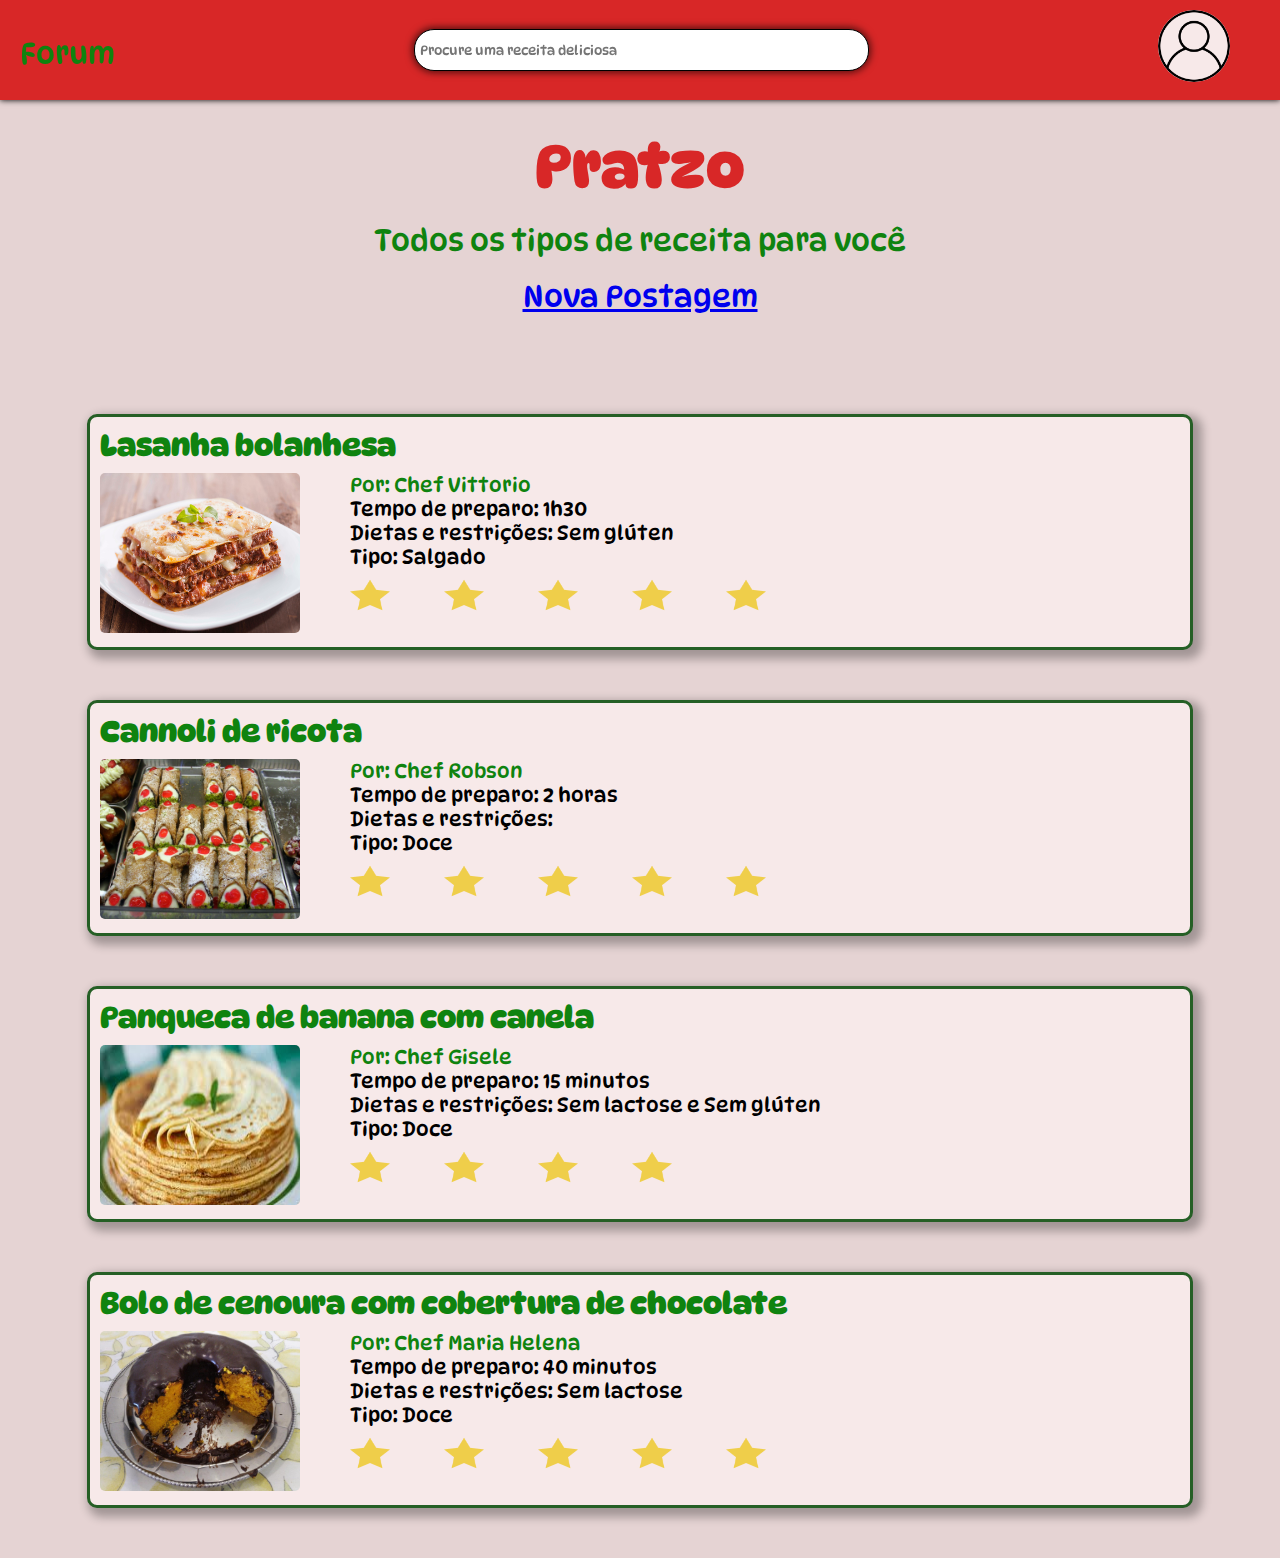
<file: Versao1.0/PratzoTelaInicial/index.html>
<!DOCTYPE html>
<html lang="pt-br">

<head>
  <meta charset="UTF-8" />
  <meta name="viewport" content="width=device-width, initial-scale=1.0" />
  <link rel="stylesheet" href="style.css" />
  <title>Pratzo Cardapio</title>
</head>

<body>
  <header>
    <nav>
      <a href="../PrototipoForum/forum.html" class="forum">Forum</a>
      <input type="text" placeholder="Procure uma receita deliciosa" class="caixa" />
      <a href="../Profile/profile.html">
        <img src="imagens/perfil.png" alt="ícone de perfil" />
      </a>
    </nav>
    <h1>Pratzo</h1>
    <p>Todos os tipos de receita para você</p>

    <div class="novo">
      <a href="../../NovaPostagem/newpost.html">Nova Postagem</a>
    </div>
  </header>

  <main>
    <section class="receitas">
      <a href="../Receitas/rec-lasanha.html">
        <div class="item">
          <h1>Lasanha bolanhesa</h1>
          <div class="imagem-e-texto">
            <img src="imagens/lasanha.jpg" alt="lasanha bolanhesa" />
            <div class="descricao">
              <p>Por: <a href="#">Chef Vittorio</a></p>
              <p>Tempo de preparo: 1h30</p>
              <p>Dietas e restrições: Sem glúten</p>
              <p>Tipo: Salgado</p>
              <img src="imagens/estrela.png" alt="estrelas" />
              <img src="imagens/estrela.png" alt="estrelas" />
              <img src="imagens/estrela.png" alt="estrelas" />
              <img src="imagens/estrela.png" alt="estrelas" />
              <img src="imagens/estrela.png" alt="estrelas" />
            </div>
          </div>
        </div>
      </a>

      <a href="../Receitas/rec-cannoli.html">
        <div class="item">
          <h1>Cannoli de ricota</h1>
          <div class="imagem-e-texto">
            <img src="imagens/cannoli.jpg" alt="cannoli" />
            <div class="descricao">
              <p>Por: <a href="#">Chef Robson</a></p>
              <p>Tempo de preparo: 2 horas</p>
              <p>Dietas e restrições:</p>
              <p>Tipo: Doce</p>
              <img src="imagens/estrela.png" alt="estrelas" />
              <img src="imagens/estrela.png" alt="estrelas" />
              <img src="imagens/estrela.png" alt="estrelas" />
              <img src="imagens/estrela.png" alt="estrelas" />
              <img src="imagens/estrela.png" alt="estrelas" />
            </div>
          </div>
        </div>
      </a>

      <a href="">
        <div class="item">
          <h1>Panqueca de banana com canela</h1>
          <div class="imagem-e-texto">
            <img src="imagens/panqueca.jpg" alt="panqueca" />
            <div class="descricao">
              <p>Por: <a href="#">Chef Gisele</a></p>
              <p>Tempo de preparo: 15 minutos</p>
              <p>Dietas e restrições: Sem lactose e Sem glúten</p>
              <p>Tipo: Doce</p>
              <img src="imagens/estrela.png" alt="estrelas" />
              <img src="imagens/estrela.png" alt="estrelas" />
              <img src="imagens/estrela.png" alt="estrelas" />
              <img src="imagens/estrela.png" alt="estrelas" />
            </div>
          </div>
        </div>
      </a>

      <a href="">
        <div class="item">
          <h1>Bolo de cenoura com cobertura de chocolate</h1>
          <div class="imagem-e-texto">
            <img src="imagens/bolo-de-cenoura.jpg" alt="Bolo de cenoura" />
            <div class="descricao">
              <p>Por: <a href="#">Chef Maria Helena</a></p>
              <p>Tempo de preparo: 40 minutos</p>
              <p>Dietas e restrições: Sem lactose</p>
              <p>Tipo: Doce</p>
              <img src="imagens/estrela.png" alt="estrelas" />
              <img src="imagens/estrela.png" alt="estrelas" />
              <img src="imagens/estrela.png" alt="estrelas" />
              <img src="imagens/estrela.png" alt="estrelas" />
              <img src="imagens/estrela.png" alt="estrelas" />
            </div>
          </div>
        </div>
      </a>
    </section>
  </main>

  <footer></footer>

</body>

</html>
</file>
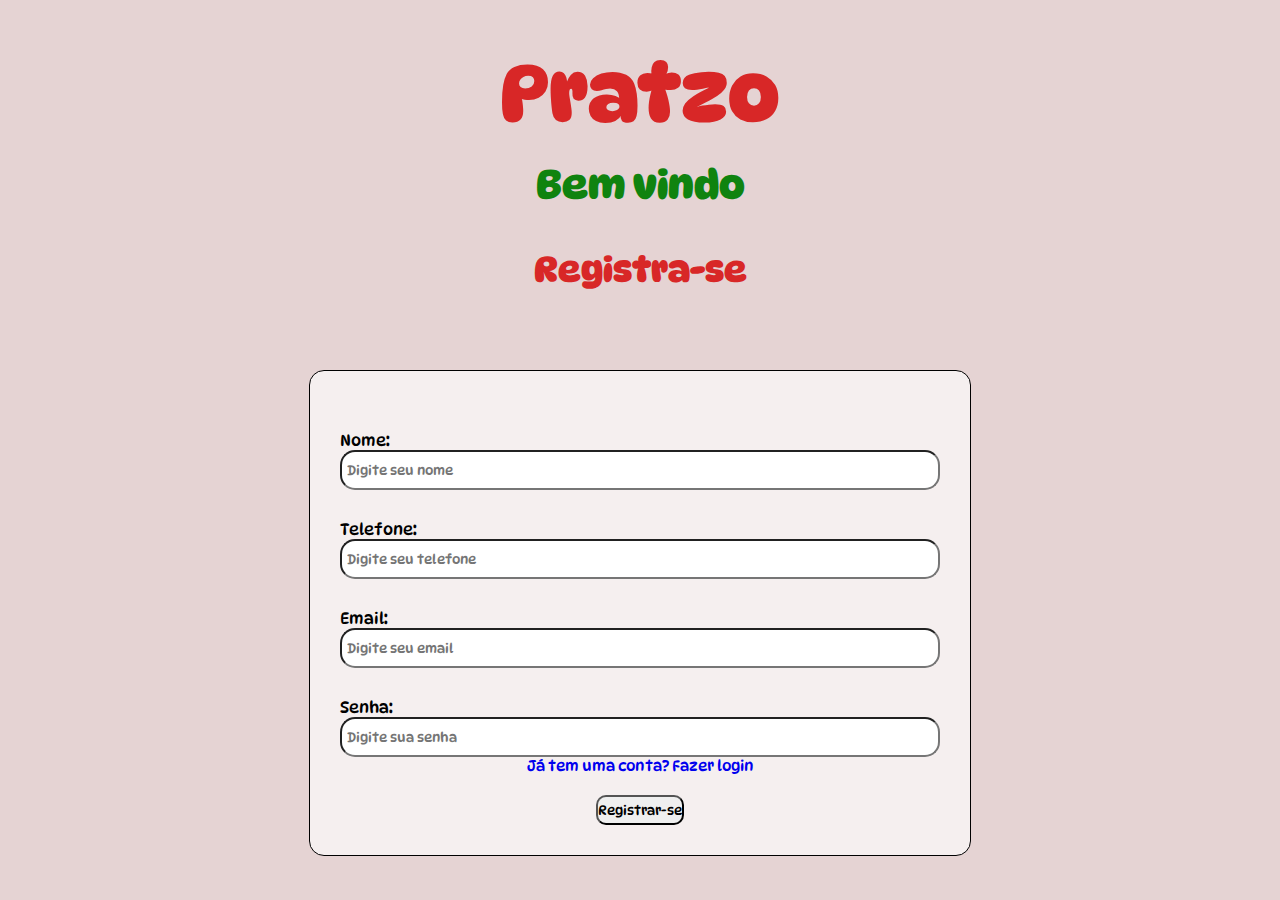
<file: Versao1.0/PratzoLoginRegister/Register/index.html>
<!DOCTYPE html>
<html lang="pt-br">

<head>
    <meta charset="UTF-8">
    <meta name="viewport" content="width=device-width, initial-scale=1.0">
    <title>Registrar</title>
    <link rel="stylesheet" href="style.css">
</head>

<body>
    <h1>Pratzo</h1><br>
    <h2 class="bemvindo">Bem vindo</h2>
    <h2 class="regis">Registra-se</h2>
    <main class="cadastro">
        <label for="nome">Nome:</label>
        <input type="text" id="nome" placeholder="Digite seu nome" required>

        <label for="tel">Telefone:</label>
        <input type="tel" id="tel" placeholder="Digite seu telefone">

        <label for="email">Email:</label>
        <input type="email" id="email" placeholder="Digite seu email" required>

        <label for="senha">Senha:</label>
        <input type="password" id="senha" placeholder="Digite sua senha" required>

        <a href="../login/login.html" class="logar">Já tem uma conta? Fazer login</a>
        <a href="../../PratzoTelaInicial/index.html">
            <button class="btn">Registrar-se</button>
        </a>

    </main>
</body>

</html>
</file>
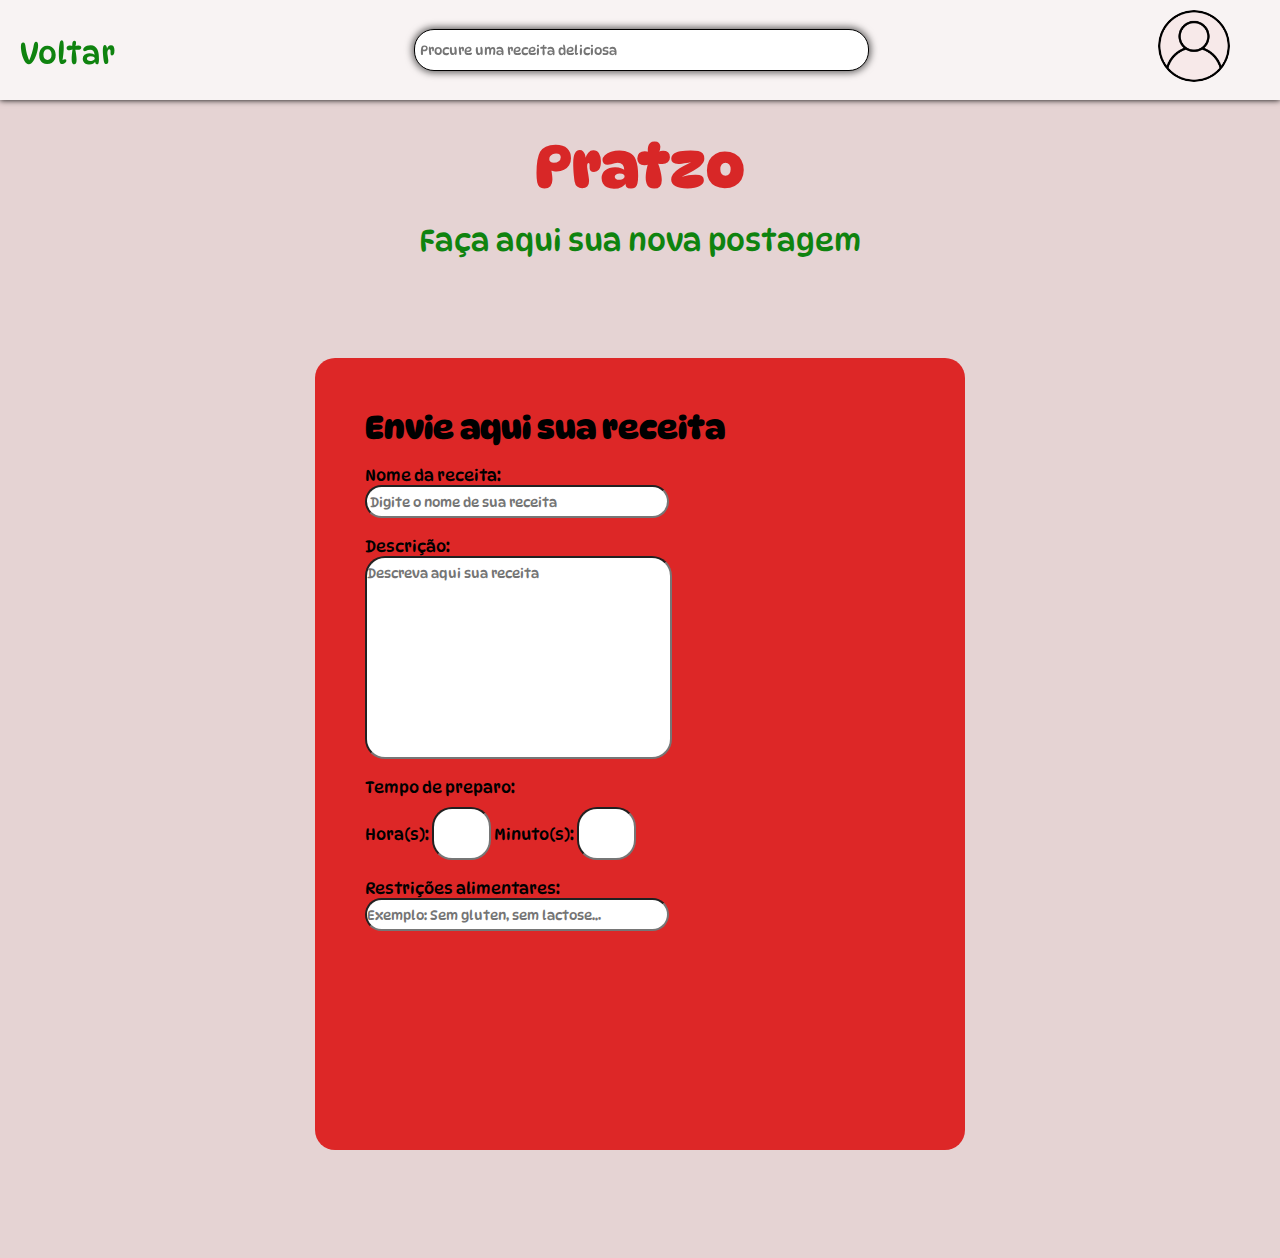
<file: NovaPostagem/newpost.html>
<!DOCTYPE html>
<html lang="pt-br">

<head>
  <meta charset="UTF-8" />
  <meta name="viewport" content="width=device-width, initial-scale=1.0" />
  <link rel="stylesheet" href="style.css" />
  <title>Nova Postagem</title>
  <link rel="stylesheet" href="style.css">
</head>

<body>
  <header>
    <nav>
      <a href="../PrototipoForum/forum.html" class="forum">Voltar</a>
      <input type="text" placeholder="Procure uma receita deliciosa" class="caixa" />
      <a href="../Profile/profile.html">
        <img src="img/perfil.png" alt="ícone de perfil" />
      </a>
    </nav>
    <h1>Pratzo</h1>
    <p>Faça aqui sua nova postagem</p>
  </header>
  <main>
    <div class="container-cadastro-receita">
      <h1>Envie aqui sua receita</h1><br>
      <label for="nome-receita" class="caixa-texto">Nome da receita:</label><br>
      <input type="text" id="nome=receita" placeholder=" Digite o nome de sua receita">
      <br></br>
      <div>
        <label for="descricao">Descrição:</label><br>
        <input type="text" id="descricao" placeholder="Descreva aqui sua receita" class="caixa-desc">
      </div><br>
      <div>
        <p>Tempo de preparo:</p>
        <label for="tempo-preparo">Hora(s):</label>
        <input type="number" id="hora-preparo" name="hora-preparo">
        <label for="tempo-preparo">Minuto(s):</label>
        <input type="number" id="minuto-preparo" name="minuto-preparo">
      </div>
      <br>
      
      <div>
        <label for="retricoes">Restrições alimentares:</label><br>
        <input type="text" id="restricoes" placeholder="Exemplo: Sem gluten, sem lactose..." class="caixa-resticoes">
      </div><br>
    </div>
  </main>
</file>
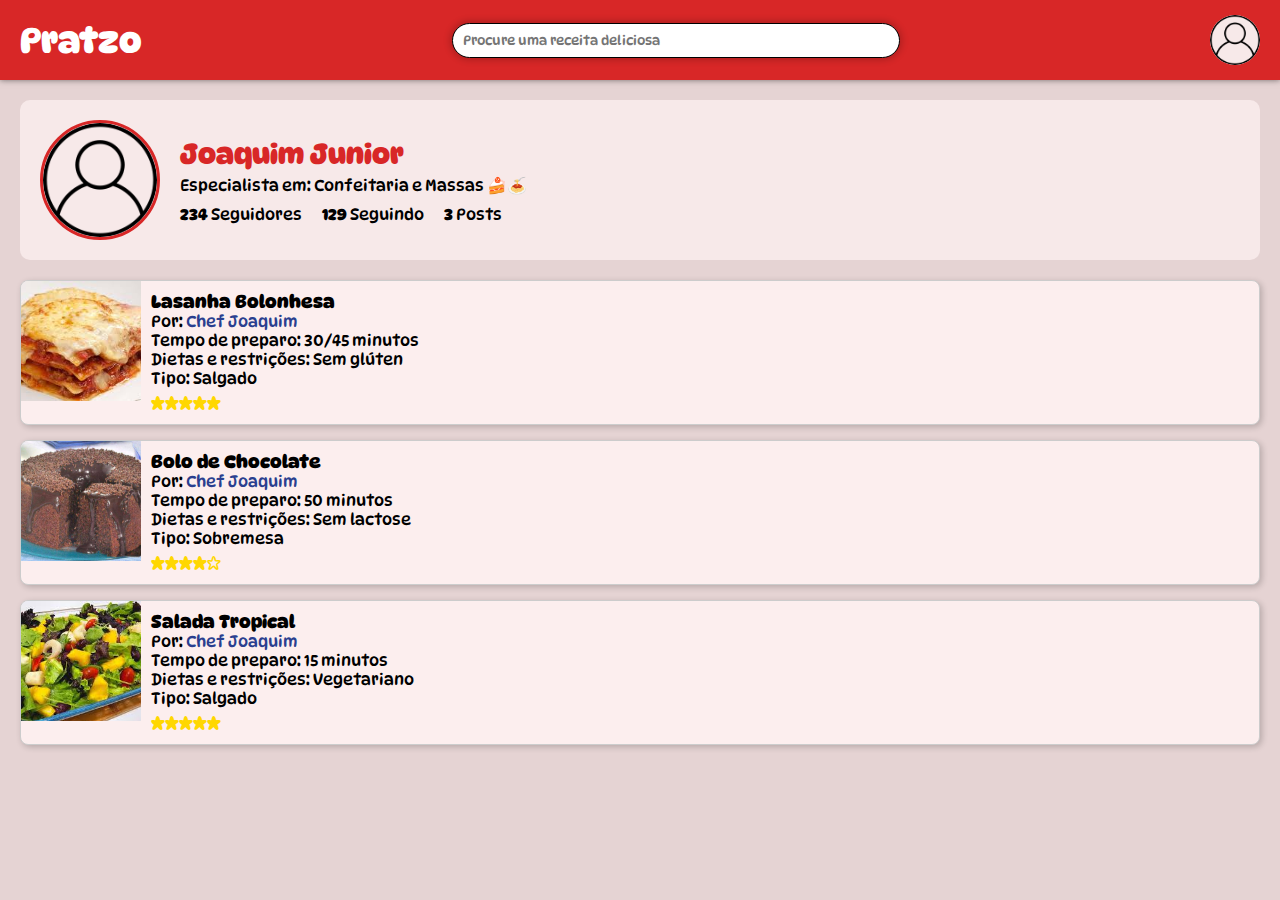
<file: Versao1.0/Profile/profile.html>
<!DOCTYPE html>
<html lang="pt-BR">
<head>
    <meta charset="UTF-8">
    <meta name="viewport" content="width=device-width, initial-scale=1.0">
    <title>Perfil - Pratzo</title>
    <link rel="stylesheet" href="profile.css">
</head>
<body>
    <header>
        <nav>
            <a href="../PratzoTelaInicial/index.html">
            <h1 class="logo">Pratzo</h1>
            </a>
            <input type="text" placeholder="Procure uma receita deliciosa">
            <img src="img/perfil.png" alt="Perfil">
        </nav>
    </header>

    <main>
        <!-- Cabeçalho do perfil -->
        <section class="perfil-header">
            <img class="foto-perfil" src="img/perfil.png" alt="Foto do usuário">
            <div class="info-perfil">
                <h2>Joaquim Junior</h2>
                <p class="bio">Especialista em: Confeitaria e Massas 🍰🍝</p>
                <div class="contadores">
                    <p><strong>234</strong> Seguidores</p>
                    <p><strong>129</strong> Seguindo</p>
                    <p><strong>3</strong> Posts</p>
                </div>
            </div>
        </section>

        <!-- Lista de receitas no estilo card -->
        <section class="lista-receitas">
            <div class="card-receita">
                <img src="img/lasanha.jpg" alt="Lasanha bolonhesa">
                <div class="info-receita">
                    <h3>Lasanha Bolonhesa</h3>
                    <p>Por: <a>Chef Joaquim</a></p>
                    <p>Tempo de preparo: 30/45 minutos</p>
                    <p>Dietas e restrições: Sem glúten</p>
                    <p>Tipo: Salgado</p>
                    <div class="estrelas">★★★★★</div>
                </div>
            </div>

            <div class="card-receita">
                <img src="img/bolo-de-chocolate-simples.jpg" alt="Bolo de chocolate">
                <div class="info-receita">
                    <h3>Bolo de Chocolate</h3>
                    <p>Por: <a>Chef Joaquim</a></p>
                    <p>Tempo de preparo: 50 minutos</p>
                    <p>Dietas e restrições: Sem lactose</p>
                    <p>Tipo: Sobremesa</p>
                    <div class="estrelas">★★★★☆</div>
                </div>
            </div>

            <div class="card-receita">
                <img src="img/salada.jpg" alt="Salada tropical">
                <div class="info-receita">
                    <h3>Salada Tropical</h3>
                    <p>Por: <a>Chef Joaquim</a></p>
                    <p>Tempo de preparo: 15 minutos</p>
                    <p>Dietas e restrições: Vegetariano</p>
                    <p>Tipo: Salgado</p>
                    <div class="estrelas">★★★★★</div>
                </div>
            </div>
        </section>
    </main>
</body>
</html>
</file>
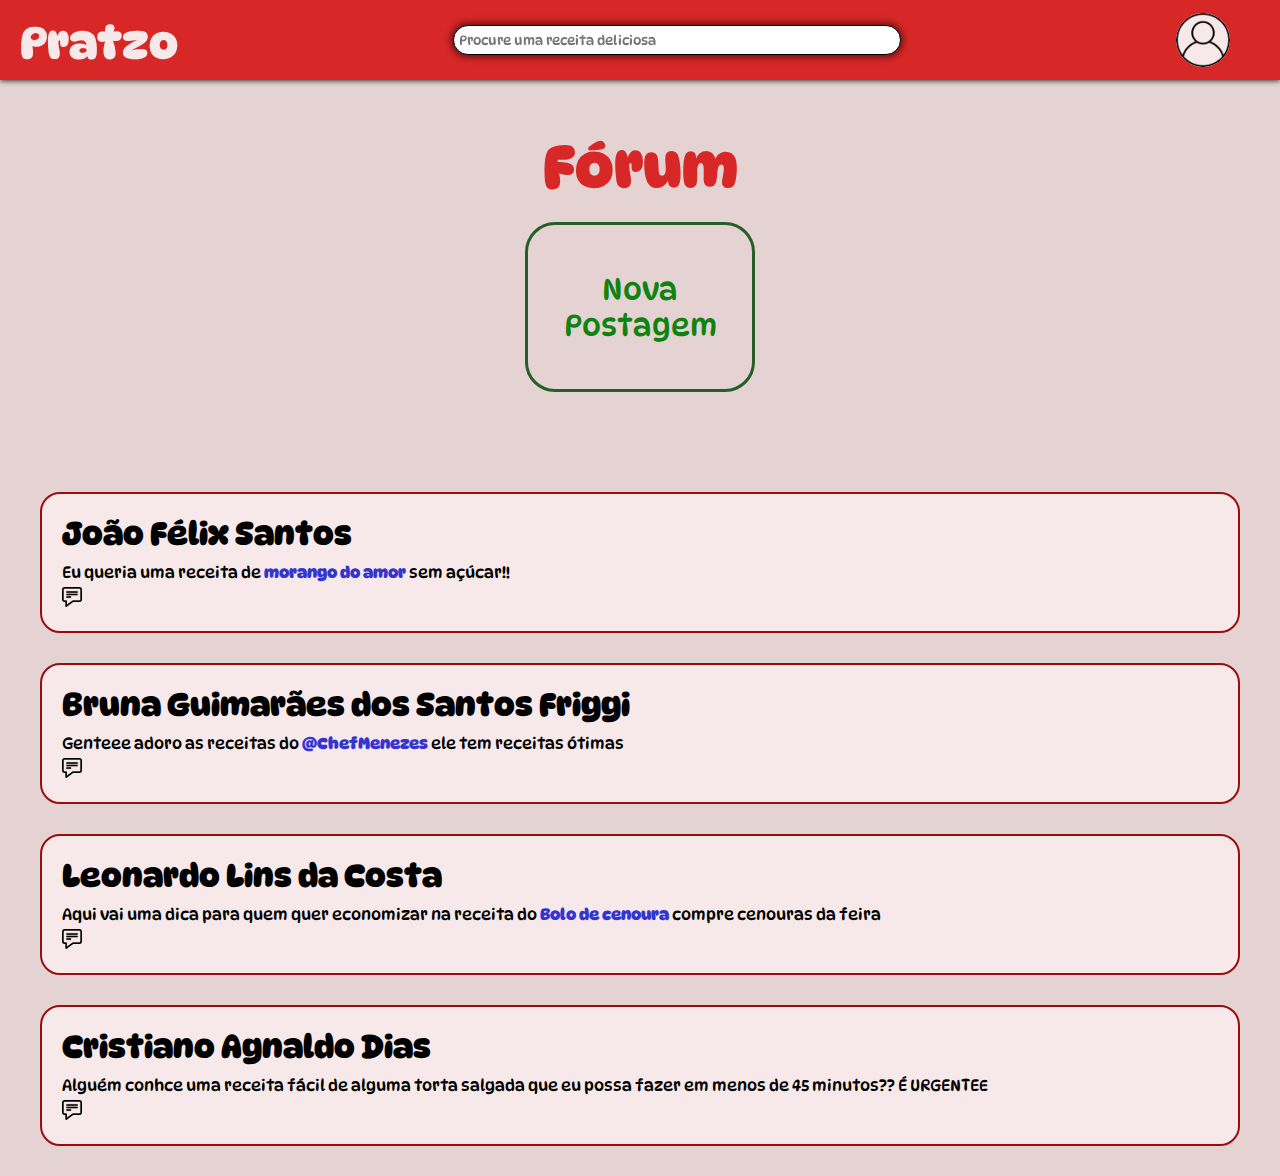
<file: Versao1.0/PrototipoForum/forum.html>
<!DOCTYPE html>
<html lang="pt-br">

<head>
    <meta charset="UTF-8">
    <meta name="viewport" content="width=device-width, initial-scale=1.0">
    <link rel="stylesheet" href="style.css">
    <title> Fórum Pratzo</title>
</head>

<body>
    <header>
        <nav>
            <a href="../PratzoTelaInicial/index.html">
                <h1 class="logo">Pratzo</h1>
            </a>
            <input type="text" placeholder="Procure uma receita deliciosa" class="caixa">
            <img src="imagens/perfil.png" alt="ícone de perfil">
        </nav>
        <h1>Fórum</h1>

        <div class="novo">
            <a href="../../NovaPostagem/newpost.html">Nova Postagem</a>
        </div>

    </header>

    <main>
        <section class="forum">
            <div class="postagens">
                <h1> João Félix Santos </h1>
                <p> Eu queria uma receita de <strong>morango do amor</strong> sem açúcar!! </p>
                <div class="comentario"></div>
                <img src="imagens/bate-papo.png" alt="ícone de comentários">
            </div>
            </div>

            <div class="postagens">
                <h1> Bruna Guimarães dos Santos Friggi </h1>
                <p> Genteee adoro as receitas do <strong>@ChefMenezes</strong> ele tem receitas ótimas </p>
                <img src="imagens/bate-papo.png" alt="ícone de comentários">
            </div>

            <div class="postagens">
                <h1> Leonardo Lins da Costa </h1>
                <p> Aqui vai uma dica para quem quer economizar na receita do <strong>Bolo de cenoura</strong> compre
                    cenouras da feira</p>
                <img src="imagens/bate-papo.png" alt="ícone de comentários">
            </div>

            <div class="postagens">
                <h1> Cristiano Agnaldo Dias </h1>
                <p> Alguém conhce uma receita fácil de alguma torta salgada que eu possa fazer em menos de 45 minutos??
                    É URGENTEE</p>
                <img src="imagens/bate-papo.png" alt="ícone de comentários">
            </div>
        </section>
    </main>
</body>

</html>
</file>
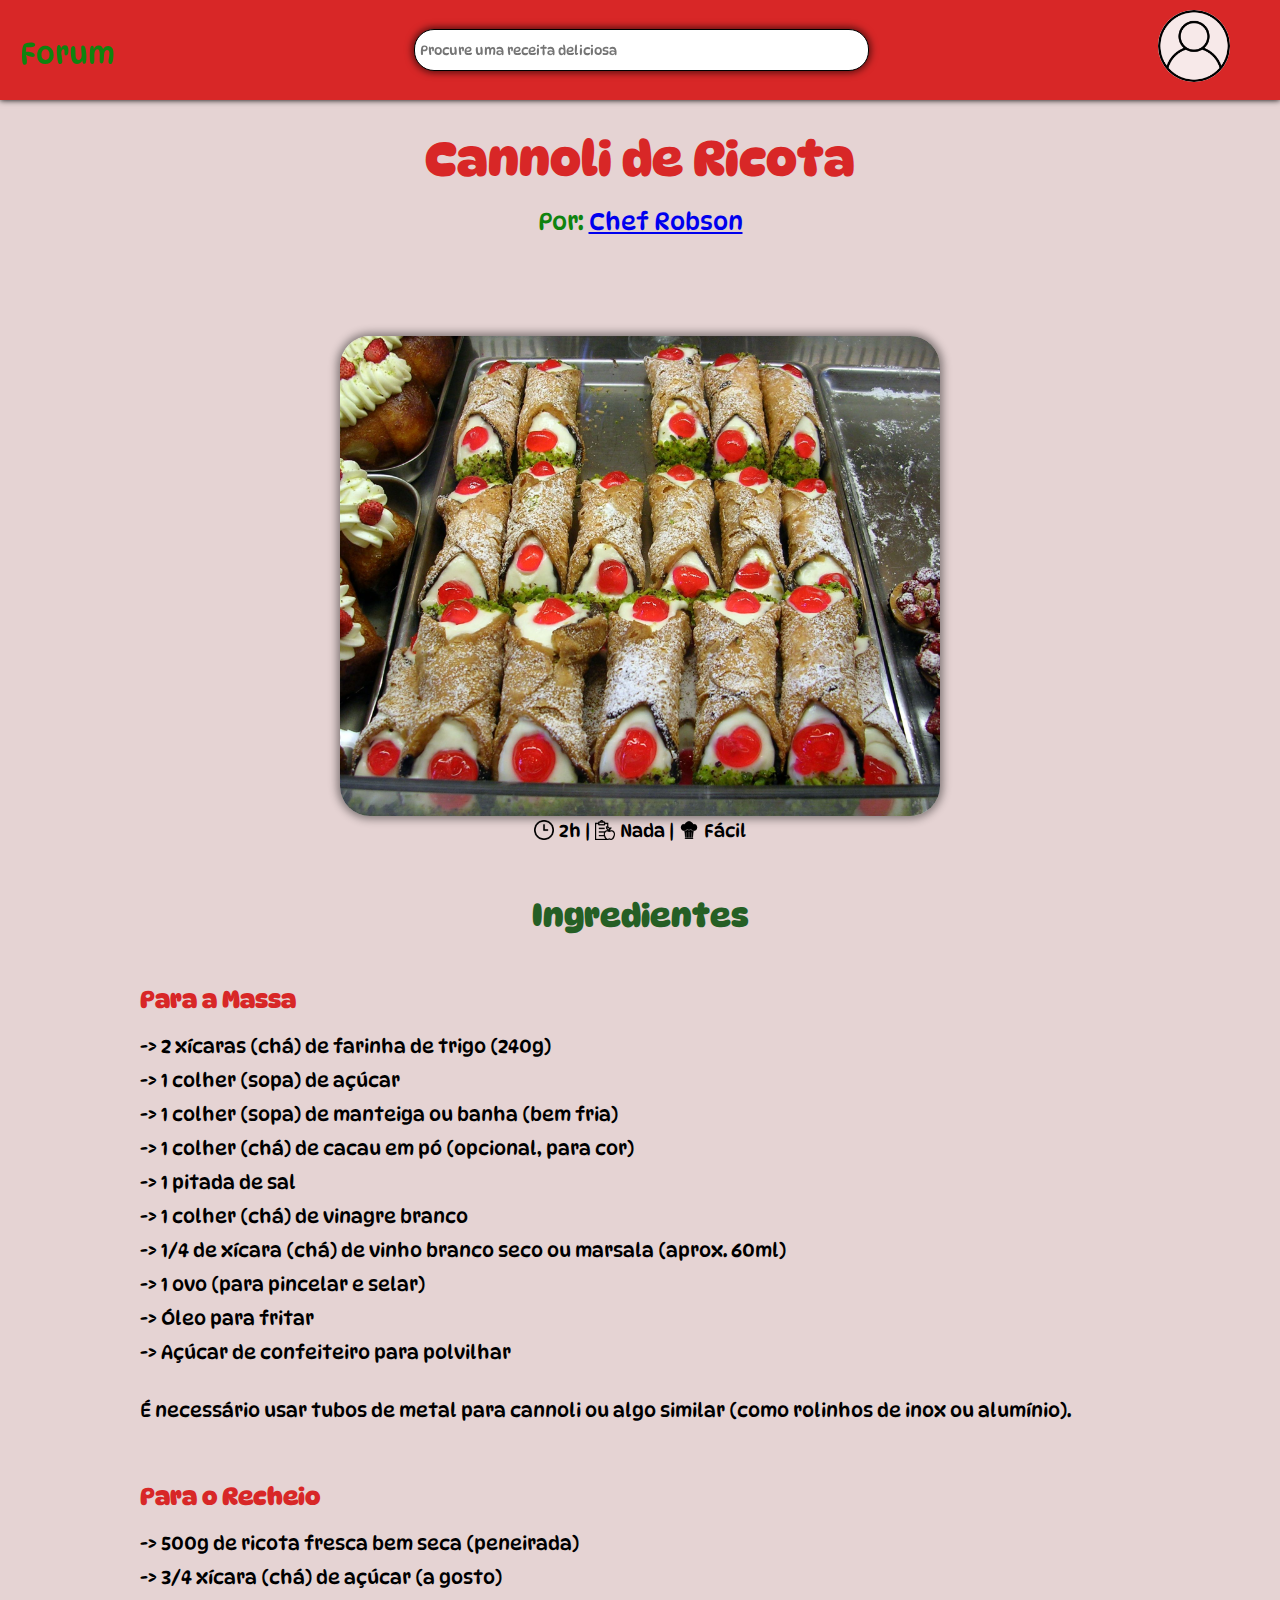
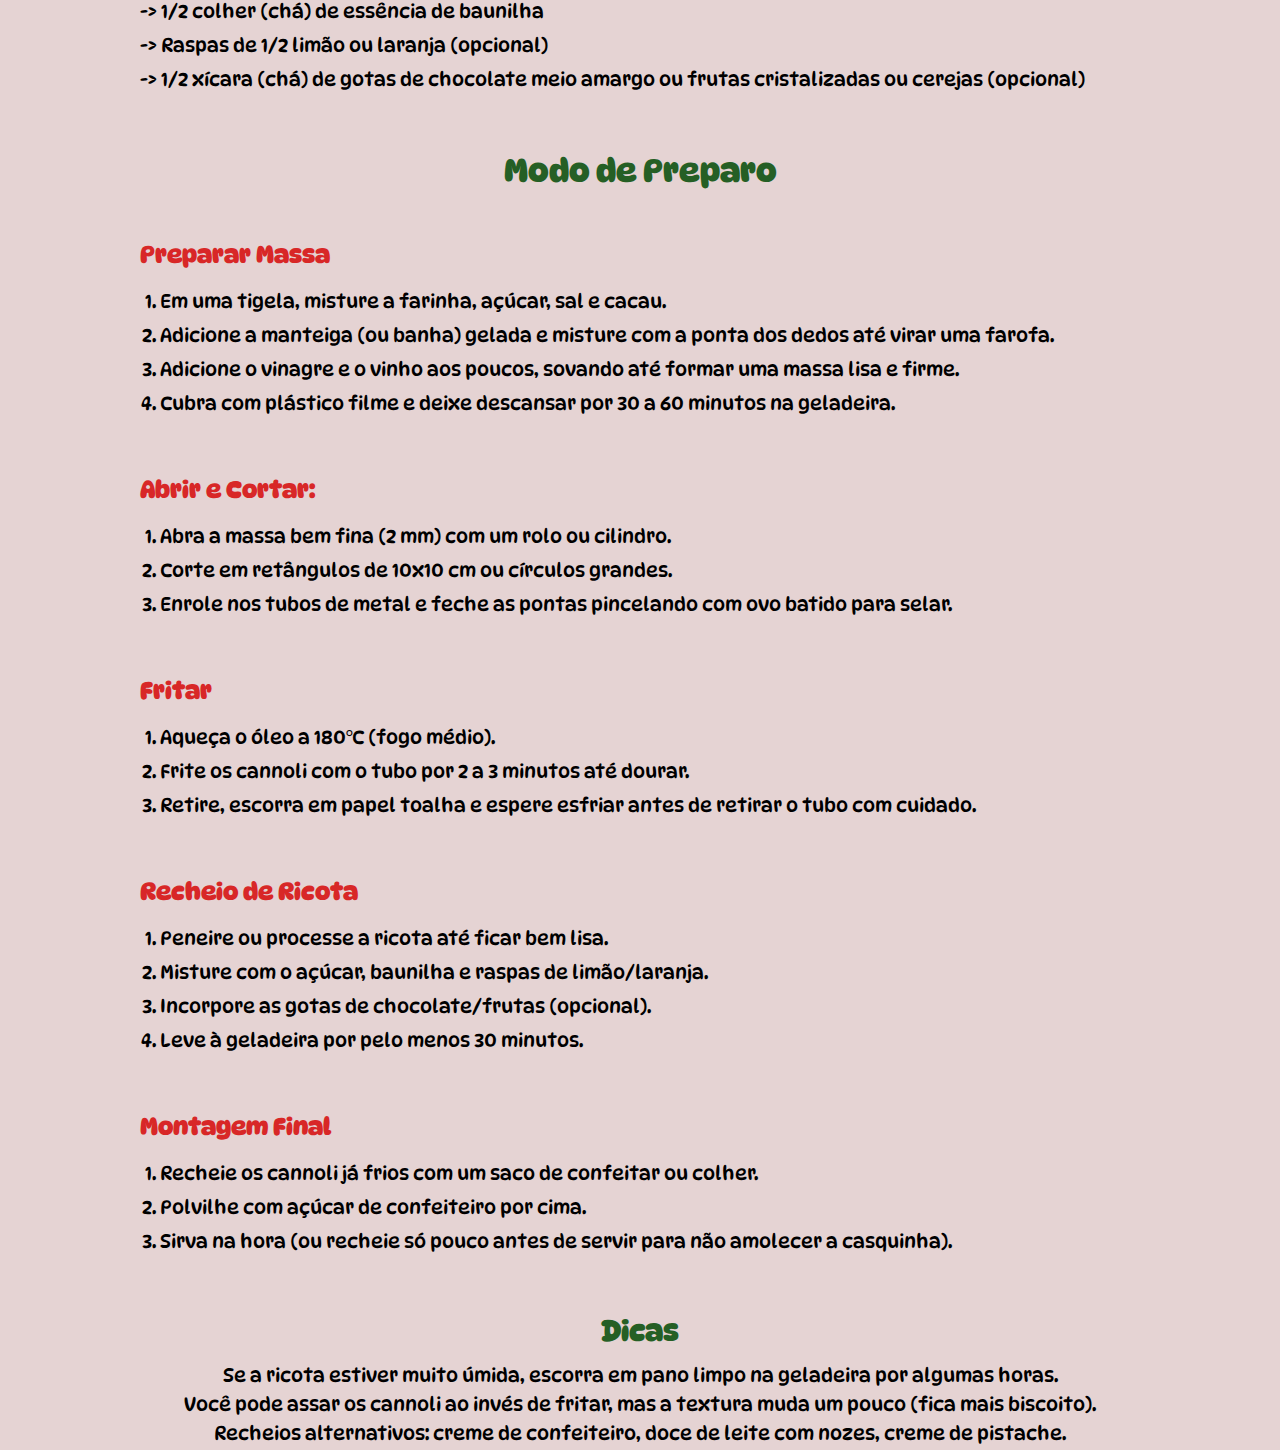
<file: Versao1.0/Receitas/rec-cannoli.html>
<!DOCTYPE html>
<html lang="pt-br">

<head>
    <meta charset="UTF-8">
    <meta name="viewport" content="width=device-width, initial-scale=1.0">
    <link rel="stylesheet" href="style.css">
    <title>Receita - Cannoli de Ricota</title>
</head>

<body>
    <header>
        <nav>
            <a href="../PrototipoForum/forum.html" class="forum">Forum</a>
            <input type="text" placeholder="Procure uma receita deliciosa" class="caixa" />
            <a href="../Profile/profile.html">
                <img src="../PratzoTelaInicial/imagens/perfil.png" alt="ícone de perfil" />
            </a>
        </nav>
        <h1> Cannoli de Ricota </h1>
        <p> Por: <a href="#"> Chef Robson </a></p>
    </header>

    <main>
        <section>
            <div class="receita-img"><img src="../PratzoTelaInicial/imagens/cannoli.jpg" alt="lasanha bolanhesa"></div>
            <div class="legenda">
                <div class="icone"><img src="imagens/clock-three_7602696.png" alt=""></div>
                <p>2h | </p>
                <div class="icone"><img src="imagens/diet_375829.png" alt="dieta"></div>
                <p>Nada | </p>
                <div class="icone"><img src="imagens/chef_5694092.png" alt="chapéu cozinheiro"></div>
                <p>Fácil</p>
            </div>
        </section>

        <div class="ingredientes">
            <h2 class="h2preparo"> Ingredientes </h2>
            <h3> Para a Massa </h3>
            <ul>
                <li>2 xícaras (chá) de farinha de trigo (240g)</li>

                <li>1 colher (sopa) de açúcar</li>

                <li>1 colher (sopa) de manteiga ou banha (bem fria)</li>

                <li>1 colher (chá) de cacau em pó (opcional, para cor)</li>

                <li>1 pitada de sal</li>

                <li>1 colher (chá) de vinagre branco</li>

                <li>1/4 de xícara (chá) de vinho branco seco ou marsala (aprox. 60ml)</li>

                <li>1 ovo (para pincelar e selar)</li>

                <li>Óleo para fritar</li>

                <li>Açúcar de confeiteiro para polvilhar</li> <br>

                É necessário usar tubos de metal para cannoli ou algo similar (como rolinhos de inox ou alumínio).
            </ul>

            <h3>Para o Recheio</h3>
            <ul>
                <li>500g de ricota fresca bem seca (peneirada)</li>

                <li>3/4 xícara (chá) de açúcar (a gosto)</li>

                <li>1/2 colher (chá) de essência de baunilha</li>

                <li>Raspas de 1/2 limão ou laranja (opcional)</li>

                <li>1/2 xícara (chá) de gotas de chocolate meio amargo ou frutas cristalizadas ou cerejas (opcional)</li>
            </ul>
        </div>

        <div class="preparo">
            <h2 class="h2preparo">Modo de Preparo</h2>
            <h3>Preparar Massa</h3>
            <ol>
                <li>Em uma tigela, misture a farinha, açúcar, sal e cacau.</li>

                <li>Adicione a manteiga (ou banha) gelada e misture com a ponta dos dedos até virar uma farofa.</li>

                <li>Adicione o vinagre e o vinho aos poucos, sovando até formar uma massa lisa e firme.</li>

                <li>Cubra com plástico filme e deixe descansar por 30 a 60 minutos na geladeira.</li>
            </ol>

            <h3>Abrir e Cortar:</h3>
            <ol>
                <li>Abra a massa bem fina (2 mm) com um rolo ou cilindro.</li>

                <li>Corte em retângulos de 10x10 cm ou círculos grandes.</li>

                <li>Enrole nos tubos de metal e feche as pontas pincelando com ovo batido para selar.</li>
            </ol>

            <h3>Fritar</h3>
            <ol>
                <li>Aqueça o óleo a 180°C (fogo médio).</li>

                <li>Frite os cannoli com o tubo por 2 a 3 minutos até dourar.</li>

                <li>Retire, escorra em papel toalha e espere esfriar antes de retirar o tubo com cuidado.</li>
            </ol>

            <h3>Recheio de Ricota</h3>
            <ol>
                <li>Peneire ou processe a ricota até ficar bem lisa.</li>

                <li>Misture com o açúcar, baunilha e raspas de limão/laranja.</li>

                <li>Incorpore as gotas de chocolate/frutas (opcional).</li>

                <li>Leve à geladeira por pelo menos 30 minutos.</li>
            </ol>

            <h3>Montagem Final</h3>
            <ol>
                <li>Recheie os cannoli já frios com um saco de confeitar ou colher.</li>

                <li>Polvilhe com açúcar de confeiteiro por cima.</li>

                <li>Sirva na hora (ou recheie só pouco antes de servir para não amolecer a casquinha).</li>
            </ol>
        </div>

        <h2 id="dicas"> Dicas </h2>
        <p>
            Se a ricota estiver muito úmida, escorra em pano limpo na geladeira por algumas horas.
        </p>
        <p>
            Você pode assar os cannoli ao invés de fritar, mas a textura muda um pouco (fica mais biscoito).
        </p>
        <p>
            Recheios alternativos: creme de confeiteiro, doce de leite com nozes, creme de pistache.
        </p>
    </main>
</body>

</html>
</file>
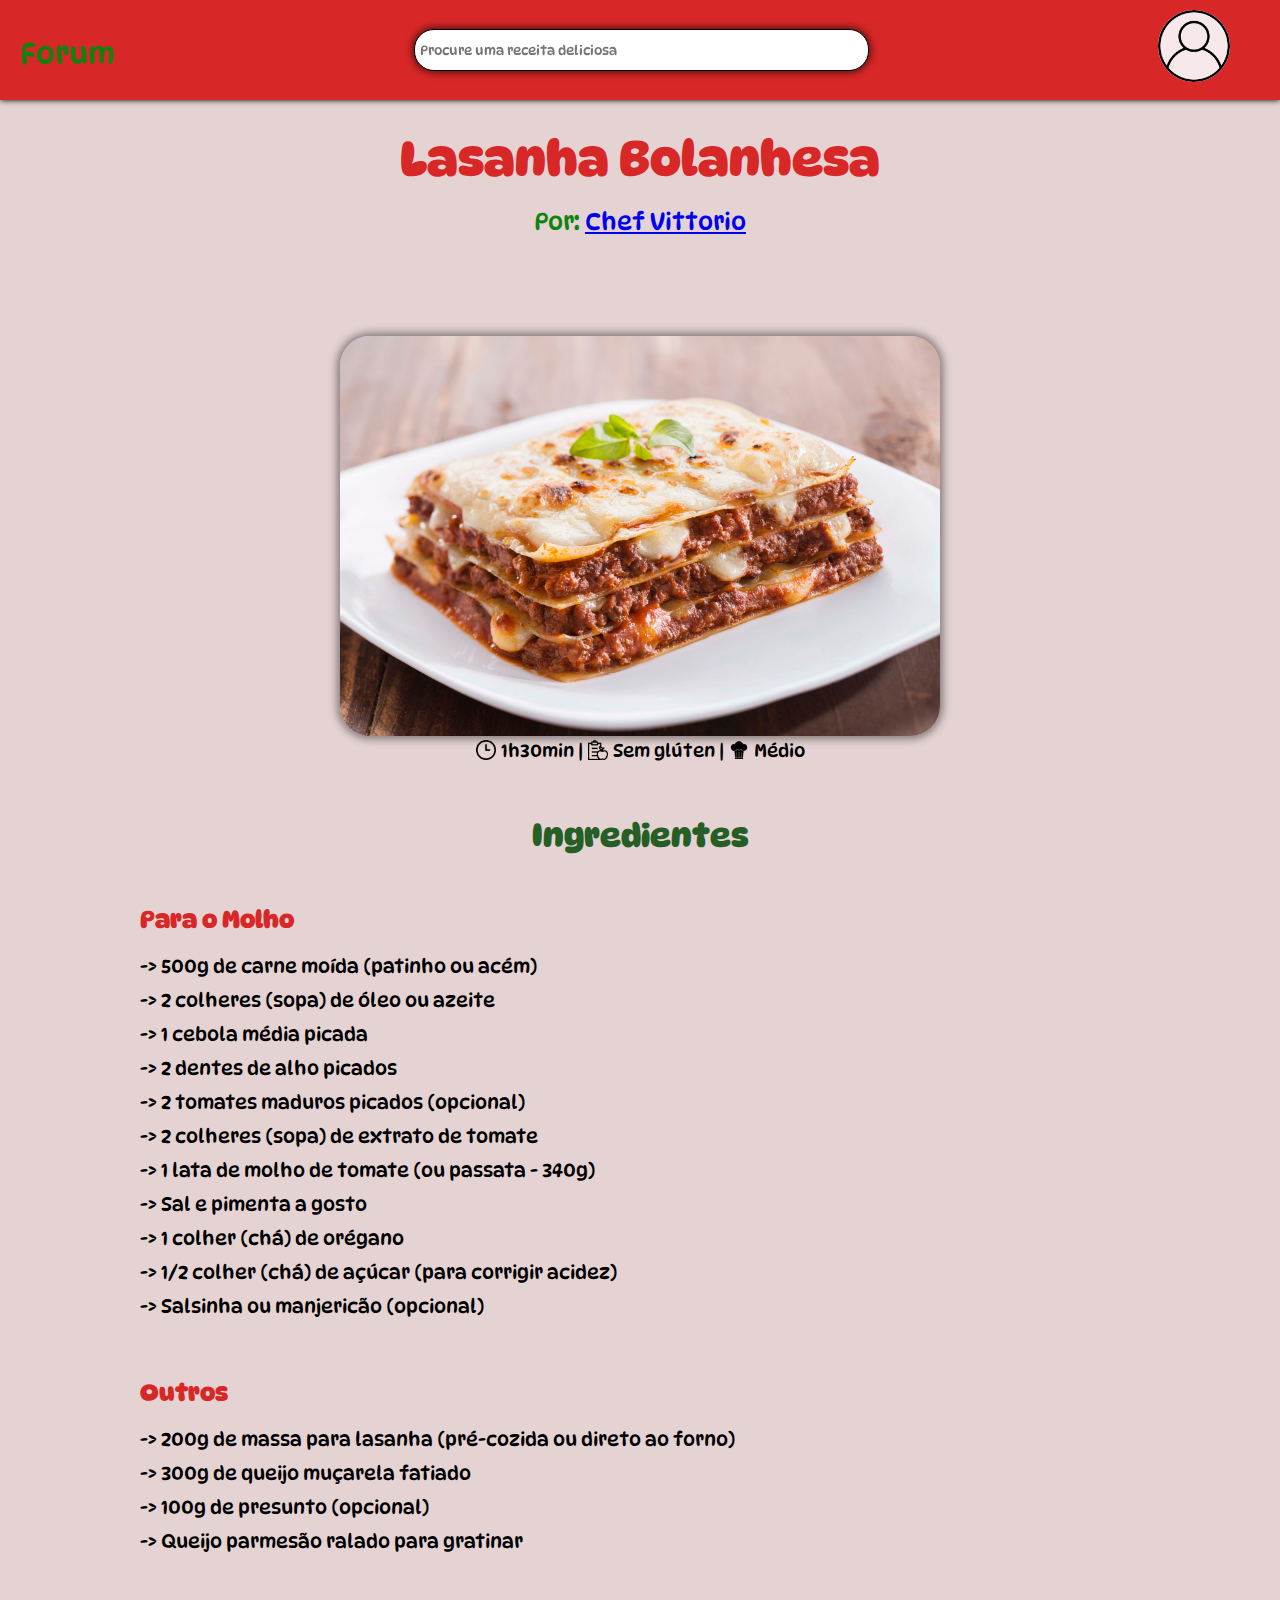
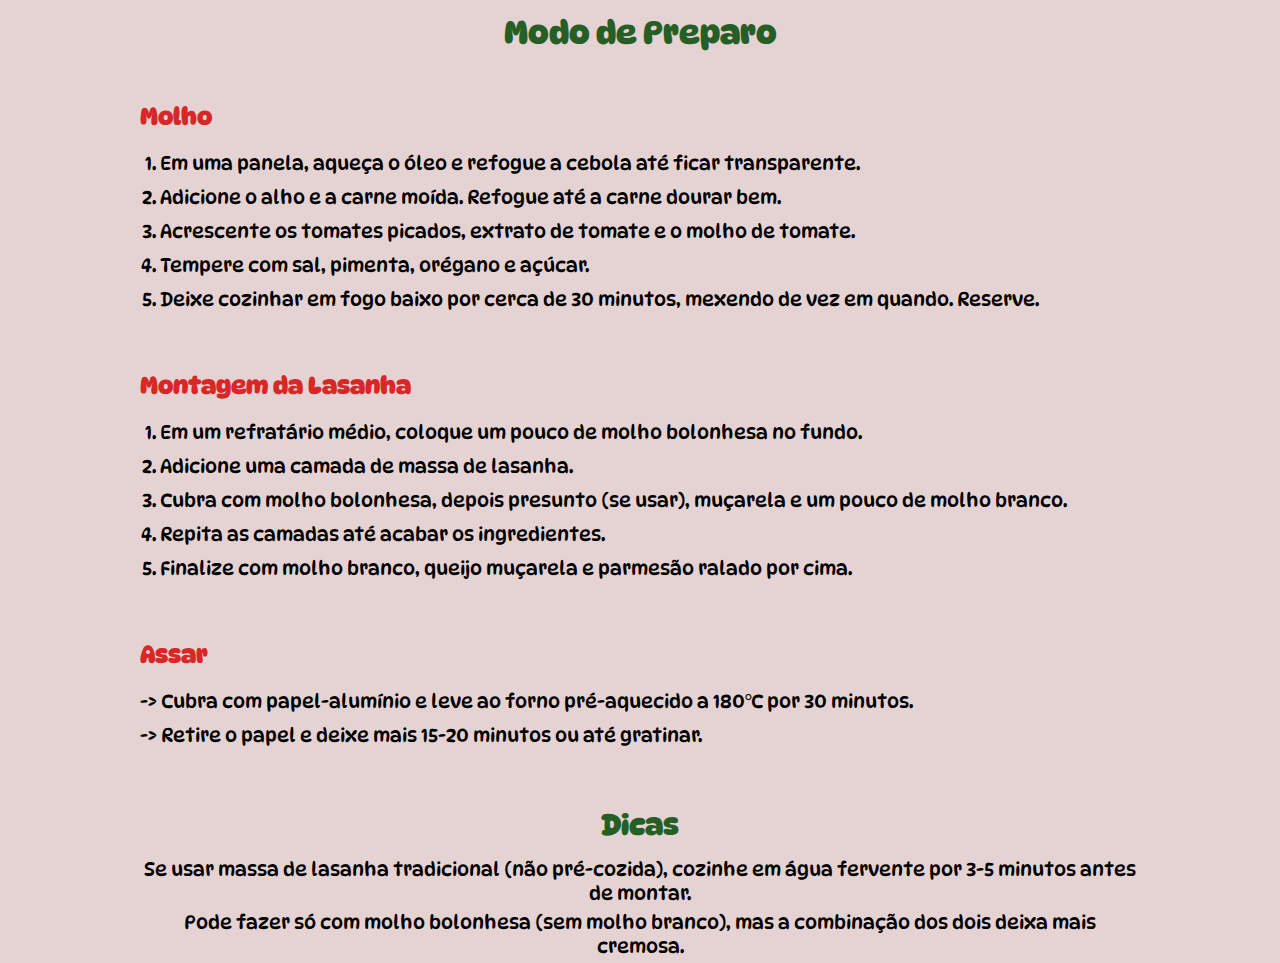
<file: Versao1.0/Receitas/rec-lasanha.html>
<!DOCTYPE html>
<html lang="pt-br">

<head>
    <meta charset="UTF-8">
    <meta name="viewport" content="width=device-width, initial-scale=1.0">
    <link rel="stylesheet" href="style.css">
    <title>Receita</title>
</head>

<body>
    <header>
        <nav>
            <a href="../PrototipoForum/forum.html" class="forum">Forum</a>
            <input type="text" placeholder="Procure uma receita deliciosa" class="caixa" />
            <a href="../Profile/profile.html">
                <img src="../PratzoTelaInicial/imagens/perfil.png" alt="ícone de perfil" />
            </a>
        </nav>
        <h1> Lasanha Bolanhesa</h1>
        <p> Por: <a href="#"> Chef Vittorio </a></p>
    </header>

    <main>
        <section>
            <div class="receita-img"><img src="../PratzoTelaInicial/imagens/lasanha.jpg" alt="lasanha bolanhesa"></div>
            <div class="legenda">
                <div class="icone"><img src="imagens/clock-three_7602696.png" alt=""></div>
                <p>1h30min | </p>
                <div class="icone"><img src="imagens/diet_375829.png" alt="dieta"></div>
                <p>Sem glúten | </p>
                <div class="icone"><img src="imagens/chef_5694092.png" alt="chapéu cozinheiro"></div>
                <p>Médio</p>
            </div>
        </section>

        <div class="ingredientes">
            <h2 class="h2preparo"> Ingredientes </h2>
            <h3> Para o Molho </h3>
            <ul>
                <li>500g de carne moída (patinho ou acém)</li>
                <li>2 colheres (sopa) de óleo ou azeite</li>
                <li>1 cebola média picada</li>
                <li>2 dentes de alho picados</li>
                <li>2 tomates maduros picados (opcional)</li>
                <li>2 colheres (sopa) de extrato de tomate</li>
                <li>1 lata de molho de tomate (ou passata - 340g)</li>
                <li>Sal e pimenta a gosto</li>
                <li>1 colher (chá) de orégano</li>
                <li>1/2 colher (chá) de açúcar (para corrigir acidez)</li>
                <li>Salsinha ou manjericão (opcional)</li>
            </ul>

            <h3>Outros</h3>
            <ul>
                <li>200g de massa para lasanha (pré-cozida ou direto ao forno)</li>
                <li>300g de queijo muçarela fatiado</li>
                <li>100g de presunto (opcional)</li>
                <li>Queijo parmesão ralado para gratinar</li>
            </ul>
        </div>

        <div class="preparo">
            <h2 class="h2preparo">Modo de Preparo</h2>
            <h3>Molho</h3>
            <ol>
                <li>Em uma panela, aqueça o óleo e refogue a cebola até ficar transparente.</li>

                <li>Adicione o alho e a carne moída. Refogue até a carne dourar bem.</li>

                <li>Acrescente os tomates picados, extrato de tomate e o molho de tomate.</li>

                <li>Tempere com sal, pimenta, orégano e açúcar.</li>

                <li>Deixe cozinhar em fogo baixo por cerca de 30 minutos, mexendo de vez em quando. Reserve.</li>
            </ol>

            <h3>Montagem da Lasanha</h3>
            <ol>
                <li>Em um refratário médio, coloque um pouco de molho bolonhesa no fundo.</li>

                <li>Adicione uma camada de massa de lasanha.</li>

                <li>Cubra com molho bolonhesa, depois presunto (se usar), muçarela e um pouco de molho branco.</li>

                <li>Repita as camadas até acabar os ingredientes.</li>

                <li>Finalize com molho branco, queijo muçarela e parmesão ralado por cima.</li>
            </ol>

            <h3>Assar</h3>
            <ul>
                <li>Cubra com papel-alumínio e leve ao forno pré-aquecido a 180°C por 30 minutos.</li>

                <li>Retire o papel e deixe mais 15-20 minutos ou até gratinar.</li>
            </ul>
        </div>

        <h2 id="dicas"> Dicas </h2>
        <p>
            Se usar massa de lasanha tradicional (não pré-cozida), cozinhe em água fervente por 3-5 minutos antes de montar.
        </p>
        <p>
            Pode fazer só com molho bolonhesa (sem molho branco), mas a combinação dos dois deixa mais cremosa.
        </p>
    </main>
</body>

</html>
</file>
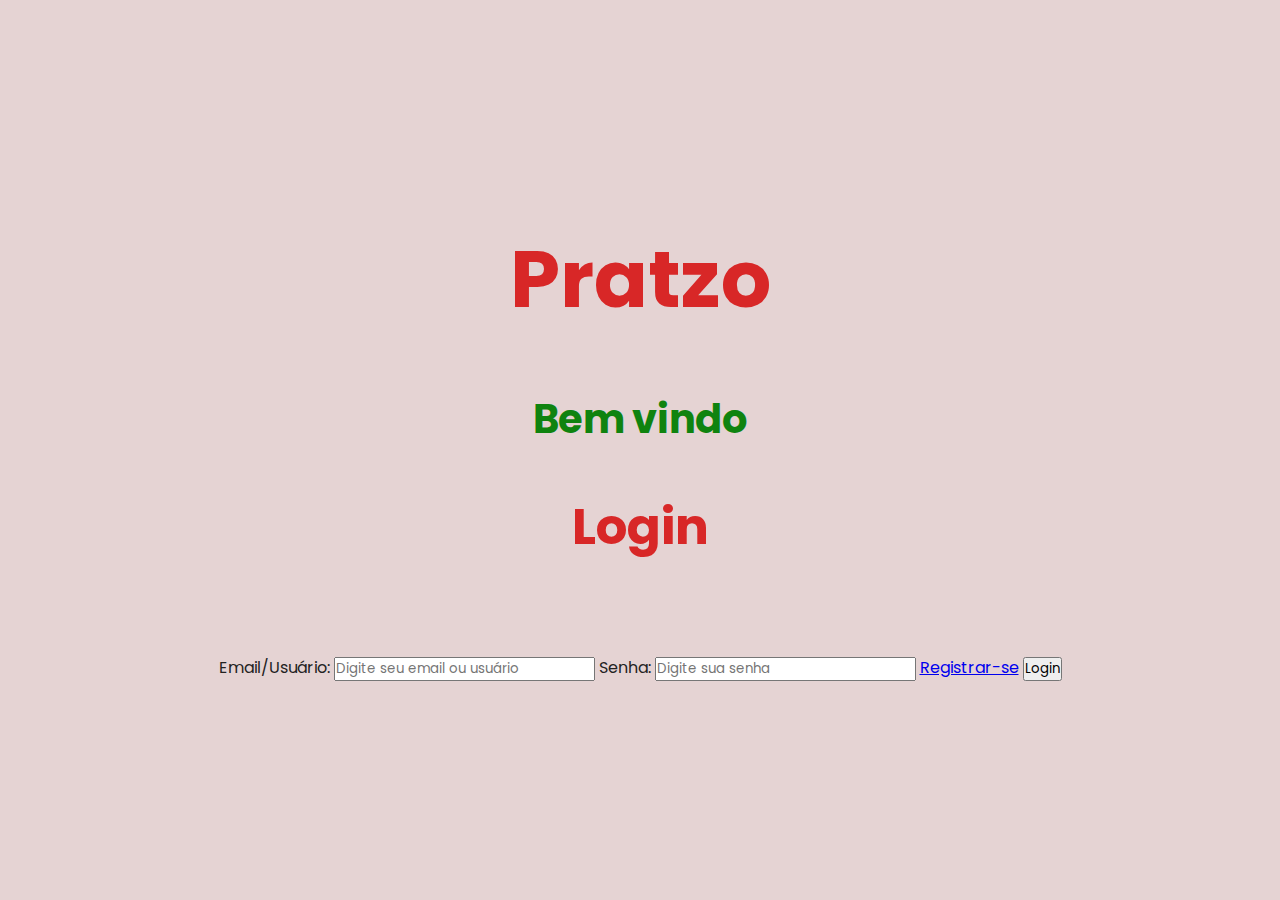
<file: Versao1.0/PratzoLoginRegister/login/login.html>
<!DOCTYPE html>
<html lang="pt-br">

<head>
    <meta charset="UTF-8">
    <meta name="viewport" content="width=device-width, initial-scale=1.0">
    <title>Registrar-se</title>
    <link rel="stylesheet" href="styleLogin.css">
</head>

<body>
    <h1>Pratzo</h1><br><br>
    <h2 class="bemvindo">Bem vindo</h2>
    <h2 class="textLogin">Login</h2>
    <main class="login">
        <label for="email">Email/Usuário:</label>
        <input type="email" id="email" placeholder="Digite seu email ou usuário" required>

        <label for="senha">Senha:</label>
        <input type="password" id="senha" placeholder="Digite sua senha" required>

        <a href="../Register/index.html" class="logar">Registrar-se</a>
        <a href="../../PratzoTelaInicial/index.html">
            <button class="btn">Login</button>
        </a>
    </main>
</body>

</html>
</file>
<file: Versao1.0/PratzoTelaInicial/style.css>
@charset "UTF-8";
@import url('https://fonts.googleapis.com/css2?family=DynaPuff:wght@400..700&display=swap');

:root {
    --fonte-padrao: 'DynaPuff', system-ui;
    --cor01: #d82727;
    --cor02: #0f830f;
    --cor03: rgb(37, 95, 37);
    --cor04: rgb(155, 12, 12);
    --cor05: #dfc9c9d0;
    --cor06: #f7e9e9;
}

* {
    margin: 0;
    padding: 0;
    font-family: var(--fonte-padrao);
}

body {
    background-color: #dfc9c9d0;
}

header {
    text-align: center;
    font-size: 30px;
    margin: 100px;
    display: flex;
    flex-direction: column;
    gap: 20px;
}

nav {
    display: flex;
    position: fixed;
    top: 0px;
    left: 0px;
    width: 100vw;
    height: 80px;
    padding: 10px 0px;
    background-color: var(--cor01);
    box-shadow: 0px 0px 6px 0px rgb(0, 0, 0);
}

nav .forum{
    margin-top: 15px;
    margin-left: 10px;
    padding: 10px;
    text-decoration: none;
    color: var(--cor02);
    transition: ease 0.2s;
}

nav .forum:hover{
    transform: scale(1.1);
}

nav input {
    border-radius: 20px;
    border: 1px solid black;
    margin: auto;
    height: 50%;
    width: 35vw;
    vertical-align: middle;
    padding-left: 5px;
    box-shadow: 0px 0px 7px 2px rgba(0, 0, 0, 0.575);
}

nav img {
    height: 90%;
    background-color: #f7e9e9;
    border-radius: 50%;
    margin-right: 50px;
}

header h1 {
    margin-top: 30px;
    color: var(--cor01);
}

header p {
    color: #0f830f;
}

main {
    width: 100%;
    max-width: 1200px;
    margin: auto;
}


.item {
    background-color: var(--cor06);
    margin: auto;
    width: 90%;
    margin-bottom: 50px;
    height: auto;
    border: 3px solid var(--cor03);
    border-radius: 10px;
    box-shadow: 5px 5px 10px 4px rgba(0, 0, 0, 0.295);
    padding: 10px;

}

.item h1 {
    font-size: 30px;
    margin-bottom: 10px;
}

.item h1:hover {
    text-decoration: underline;
}


.item a {
    text-decoration: none;
    color: var(--cor02);
}

.item a:hover {
    text-decoration: underline;
}

.imagem-e-texto {
    display: flex;
}

.descricao {
    display: block;
    font-size: 20px;
}

.imagem-e-texto img {
    aspect-ratio: 5 / 4;
    margin: 0px 50px 0px 0px;
    width: 200px;
    border-radius: 5px;
}

.descricao img {
    width: 100%;
    max-width: 40px;
    margin-top: 10px;
}
</file>
<file: Versao1.0/PratzoLoginRegister/Register/style.css>
@charset "UTF-8";
@import url('https://fonts.googleapis.com/css2?family=DynaPuff:wght@400..700&display=swap');

:root {
    --fonte-padrao: 'DynaPuff', system-ui;
}

* {
    margin: 0;
    padding: 0;
    box-sizing: border-box;
    font-family: var(--fonte-padrao);
    text-decoration: none;
}

body{
    text-align: center;
    align-items: center;
    justify-content: center;
    height: 100vh;
    display: flex;
    flex-direction: column;
    background-color: #dfc9c9d0;
}

h1{
    font-size: 80px;
    color: #d82727;
}

.bemvindo{
    margin-bottom: 40px;
    color: #0f830f;
    font-size: 40px;
}

.regis{
    font-size: 35px;
    color: #d82727;
}

.cadastro{
    display: flex;
    flex-direction: column;
    margin-top: 80px;
    border: solid black 1px;
    padding: 30px;
    border-radius: 15px;
    background-color: #f5efef;
}

input{
    width: 60vw;
    max-width: 600px;
    height: 40px;
    border-radius: 15px;
    padding-left: 5px ;
}

label{
    text-align: left;
    margin-top: 30px;
}

.logar{
    font-size: 15px;
}

.btn{
    margin-top: 20px;
    max-width: 600px;
    height: 30px;
    border-radius: 10px;
    cursor: pointer;

}

.btn:hover{
    background-color:#d82727;
}
</file>
<file: NovaPostagem/style.css>
@import url('https://fonts.googleapis.com/css2?family=DynaPuff:wght@400..700&display=swap');

:root {
    --fonte-padrao: 'DynaPuff', system-ui;
    --cor01: #d82727;
    --cor02: #0f830f;
    --cor03: rgb(37, 95, 37);
    --cor04: rgb(155, 12, 12);
    --cor05: #dfc9c9d0;
    --cor06:  #ffffffb7;
}

* {
    margin: 0;
    padding: 0;
    font-family: var(--fonte-padrao);
}

body {
    background-color: #dfc9c9d0;
}

header {
    text-align: center;
    font-size: 30px;
    margin: 100px;
    display: flex;
    flex-direction: column;
    gap: 20px;
}

nav {
    display: flex;
    position: fixed;
    top: 0px;
    left: 0px;
    width: 100vw;
    height: 80px;
    padding: 10px 0px;
    background-color: var(--cor06);
    backdrop-filter: blur(10px);
    box-shadow: 0px 0px 6px 0px rgb(0, 0, 0);
}

nav>.forum{
    margin-top: 15px;
    margin-left: 10px;
    padding: 10px;
    text-decoration: none;
    color: var(--cor02);
}

nav>.forum:hover{
    font-size: 34px;
    margin-top: 15px;
    margin-left: 10px;
    padding: 10px;
    text-decoration: none;
    color: var(--cor02);
}

nav input {
    border-radius: 20px;
    border: 1px solid black;
    margin: auto;
    height: 50%;
    width: 35vw;
    vertical-align: middle;
    padding-left: 5px;
    box-shadow: 0px 0px 7px 2px rgba(0, 0, 0, 0.575);
}

nav img {
    height: 90%;
    background-color: #f7e9e9;
    border-radius: 50%;
    margin-right: 50px;
}

header h1 {
    margin-top: 30px;
    color: var(--cor01);
}

header p {
    color: #0f830f;
}

main{
    text-align: center;
    align-items: center;
    height: 100vh;
    display: flex;
    flex-direction: column;
}

input{
    width: 300px;
    height: 29px;
    border-radius: 20px;
}

.container-cadastro-receita {
    padding: 50px 240px 200px 50px;
    background-color:#dd2727;
    border-radius: 20px;
    text-align: left;
}

#descricao {
    text-align: start;
    padding: 0px 3px 170px 0px;
}

#hora-preparo, #minuto-preparo {
    margin-top: 10px;
    font-size: 1.1em;
    max-width: 35px;
    padding: 10px;
}
</file>
<file: Versao1.0/Profile/profile.css>
@import url('https://fonts.googleapis.com/css2?family=DynaPuff:wght@400..700&display=swap');

:root {
    --fonte-padrao: 'DynaPuff', system-ui;
    --cor01: #d82727;
    --cor02: #0f830f;
    --cor03: rgb(37, 95, 37);
    --cor04: rgb(155, 12, 12);
    --cor05: #dfc9c9d0;
    --cor06: #f7e9e9;
}

* {
    margin: 0;
    padding: 0;
    box-sizing: border-box;
    font-family: var(--fonte-padrao);
    text-decoration: none;
}

body {
    background-color: var(--cor05);
}

/* ===== NAVBAR ===== */
header nav {
    display: flex;
    align-items: center;
    justify-content: space-between;
    background-color: var(--cor01);
    padding: 10px 20px;
    height: 80px;
    position: sticky;
    top: 0;
    box-shadow: 0px 0px 6px rgba(0,0,0,0.5);
}

.logo {
    color: white;
    font-size: 35px;
}

nav input {
    border-radius: 20px;
    border: 1px solid black;
    height: 35px;
    width: 35vw;
    padding-left: 10px;
    box-shadow: 0px 0px 7px 2px rgba(0, 0, 0, 0.2);
}

nav img {
    height: 50px;
    background-color: var(--cor06);
    border-radius: 50%;
    cursor: pointer;
}

/* ===== PERFIL HEADER ===== */
.perfil-header {
    display: flex;
    align-items: center;
    padding: 20px;
    background-color: var(--cor06);
    border-radius: 10px;
    margin: 20px;
}

.foto-perfil {
    width: 120px;
    height: 120px;
    border-radius: 50%;
    border: 3px solid var(--cor01);
    margin-right: 20px;
    object-fit: cover;
}

.info-perfil h2 {
    font-size: 28px;
    color: var(--cor01);
}

.bio {
    font-size: 16px;
    margin: 5px 0 10px 0;
}

.contadores {
    display: flex;
    gap: 20px;
}

.contadores p {
    font-size: 16px;
}

/* ===== LISTA DE RECEITAS ===== */
.lista-receitas {
    display: flex;
    flex-direction: column;
    gap: 15px;
    margin: 20px;
}

.card-receita {
    display: flex;
    background-color: #fceeee;
    border-radius: 8px;
    box-shadow: 2px 2px 6px rgba(0,0,0,0.2);
    overflow: hidden;
    border: 1px solid #ccc;
}

.card-receita img {
    width: 120px;
    height: 120px;
    object-fit: cover;
}

.info-receita {
    padding: 10px;
    display: flex;
    flex-direction: column;
    justify-content: center;
}

.info-receita h3 {
    color: black;
    font-size: 18px;
}

.info-receita a {
    color: #2a3f8f;
    text-decoration: none;
}

.info-receita a:hover {
    text-decoration: underline;
}

.estrelas {
    color: gold;
    font-size: 18px;
    margin-top: 5px;
}
</file>
<file: Versao1.0/PrototipoForum/style.css>
@charset "UTF-8";
@import url('https://fonts.googleapis.com/css2?family=DynaPuff:wght@400..700&display=swap');

:root {
    --fonte-padrao: 'DynaPuff', system-ui;
    --cor01: #d82727;
    --cor02: #0f830f;
    --cor03: rgb(37, 95, 37);
    --cor04: rgb(155, 12, 12);
    --cor05: #dfc9c9d0;
    --cor06: #f7e9e9;
}

* {
    margin: 0;
    padding: 0;
    font-family: var(--fonte-padrao);
    box-sizing: border-box;
}

body {
    background-color: #dfc9c9d0;
}

.logo {
    font-size: 45px;
}

header {
    text-align: center;
    font-size: 30px;
    margin: 100px;
    display: flex;
    flex-direction: column;
    gap: 20px;
}

header a {
    text-decoration: none;
    transition: 0.3s ease;
        color: var(--cor02);
}

.novo:hover {
    transform: scale(1.05);
}

.novo {
    height: 170px;
}

nav {
    display: flex;
    align-items: center;
    position: fixed;
    top: 0px;
    left: 0px;
    width: 100vw;
    height: 80px;
    padding: 10px 0px;
    background-color: var(--cor01);
    box-shadow: 0px 0px 6px 0px rgb(0, 0, 0);
}

nav a{
    text-decoration: none;
    padding-bottom: 24px;
    padding-left: 20px;
}

nav .logo{
    color: var(--cor06);
    text-decoration: none;
}

nav input {
    border-radius: 20px;
    border: 1px solid black;
    margin: auto;
    height: 50%;
    width: 35vw;
    vertical-align: middle;
    padding-left: 5px;
    box-shadow: 0px 0px 7px 2px rgba(0, 0, 0, 0.575);
}

nav img {
    height: 90%;
    background-color: #f7e9e9;
    border-radius: 50%;
    margin-right: 50px;
}

header h1 {
    margin-top: 30px;
    color: var(--cor01);
}

header p {
    color: #0f830f;
}

main {
    width: 100%;
    max-width: 1200px;
    margin: auto;
}

.novo {
    display: flex;
    color: var(--cor04);
    border: 3px solid var(--cor03);
    border-radius: 30px;
    width: 230px;
    align-items: center;
    margin: auto;
}

span {
    font-size: 4em;
}

.postagens {
    border: 2px solid var(--cor04);
    border-radius: 20px;
    margin: auto;
    margin-bottom: 30px;
    padding: 20px;
    background-color: var(--cor06);
}

.postagens h1 {
    margin-bottom: 10px;
}

strong {
    color: rgb(52, 52, 209);
}

.postagens h1:hover {
    color: var(--cor02);
    text-decoration: underline;
}

.postagens img {
    width: 20px;
    padding-top: 5px;
}
</file>
<file: Versao1.0/Receitas/style.css>
@import url('https://fonts.googleapis.com/css2?family=DynaPuff:wght@400..700&display=swap');

:root {
    --fonte-padrao: 'DynaPuff', system-ui;
    --cor01: #d82727;
    --cor02: #0f830f;
    --cor03: rgb(37, 95, 37);
    --cor04: rgb(155, 12, 12);
    --cor05: #dfc9c9d0;
    --cor06: #f7e9e9;
}

* {
    margin: 0;
    padding: 0;
    font-family: var(--fonte-padrao);
}

body {
    background-color: #dfc9c9d0;
}

header {
    text-align: center;
    font-size: 30px;
    margin: 100px;
    display: flex;
    flex-direction: column;
    gap: 20px;
}

nav {
    display: flex;
    position: fixed;
    top: 0px;
    left: 0px;
    width: 100vw;
    height: 80px;
    padding: 10px 0px;
    background-color: var(--cor01);
    box-shadow: 0px 0px 6px 0px rgb(0, 0, 0);
}

nav>.forum{
    margin-top: 15px;
    margin-left: 10px;
    padding: 10px;
    text-decoration: none;
    color: var(--cor02);
}

nav>.forum:hover{
    font-size: 34px;
    margin-top: 15px;
    margin-left: 10px;
    padding: 10px;
    text-decoration: none;
    color: var(--cor02);
}

nav input {
    border-radius: 20px;
    border: 1px solid black;
    margin: auto;
    height: 50%;
    width: 35vw;
    vertical-align: middle;
    padding-left: 5px;
    box-shadow: 0px 0px 7px 2px rgba(0, 0, 0, 0.575);
}

nav img {
    height: 90%;
    background-color: #f7e9e9;
    border-radius: 50%;
    margin-right: 50px;
}

header h1 {
    margin-top: 30px;
    color: var(--cor01);
    font-size: 1.6em;
}

header p {
    color: #0f830f;
    font-size: 0.8em;
}

main {
    width: 99vw;
    margin: auto;
    margin-top: 30px;
    max-width: 1000px;
}


.receita-img img {
    max-width: 600px;
    border-radius: 30px;
    box-shadow: 0px 0px 8px 3px rgba(0, 0, 0, 0.432);
}

section {
    font-size: 15px;
    display: flex;
    flex-direction: column;
    align-items: center; 
}

.icone img{
    max-width: 20px;
}

.legenda {
    display: flex;
    gap: 5px;
}

.ingredientes {
    margin-top: 50px;
}

.h2preparo {
    text-align: center;
    margin-bottom: 50px;
    font-size: 2em;
    color: var(--cor03);
}

h3 {
    color: var(--cor01);
    margin-bottom: 20px;
    font-size: 1.5em;
}
ul {
    list-style-type: none;
    display: flex;
    flex-direction: column;
    gap: 10px;
    font-size: 1.2em;
    margin-bottom: 60px;
}

ul li::before {
    content: "->  ";
}

ol {
    display: flex;
    flex-direction: column;
    gap: 10px;
    font-size: 1.2em;
    margin-bottom: 60px;
    padding-left: 20px;
}

#dicas {
    margin-bottom: 10px;
    text-align: center;
    color: var(--cor03);
    font-size: 1.8em;
    margin-bottom: 15px;
}

main p {
    font-size: 1.2em;
    text-align: center;
    margin-bottom: 5px;
}
</file>
<file: Versao1.0/PratzoLoginRegister/login/styleLogin.css>
@import url("https://fonts.googleapis.com/css2?family=Bebas+Neue&family=Merriweather:ital,opsz,wght@0,18..144,300..900;1,18..144,300..900&family=Nunito:ital,wght@0,200..1000;1,200..1000&family=Orbitron:wght@400..900&family=Poppins:ital,wght@0,100;0,200;0,300;0,400;0,500;0,600;0,700;0,800;0,900;1,100;1,200;1,300;1,400;1,500;1,600;1,700;1,800;1,900&family=Raleway:ital,wght@0,100..900;1,100..900&family=Roboto:ital,wght@0,100..900;1,100..900&display=swap");

:root {
  --vermelho: #d82727;
  --verde: #0f830f;
  --fundo: #dfc9c9d0;
  --cartao: #f7e9e9;
  --texto: #222;
  --subtexto: #444;
  --borda: #c8b3b3;
}

* {
  margin: 0;
  padding: 0;
  box-sizing: border-box;
  font-family: "Inter", "Poppins", sans-serif;
}

body {
  background-color: var(--fundo);
  color: var(--texto);
}

body {
  text-align: center;
  align-items: center;
  justify-content: center;
  height: 100vh;
  display: flex;
  flex-direction: column;
  background-color: var(--fundo);
  color: var(--texto);
}

h1 {
  font-size: 80px;
  color: #d82727;
}

.bemvindo {
  margin-bottom: 40px;
  color: #0f830f;
  font-size: 40px;
}

.textLogin {
  font-size: 50px;
  color: #d82727;
  margin-bottom: 10vh;
}

.Main {
  background: var(--cartao);
  padding: 10vh 0;
  width: 100%;
  max-width: 600px;
  border-radius: 15px;
  box-shadow: 0 4px 10px rgba(0, 0, 0, 0.15);
  border: 1px solid var(--borda);
}
</file>
